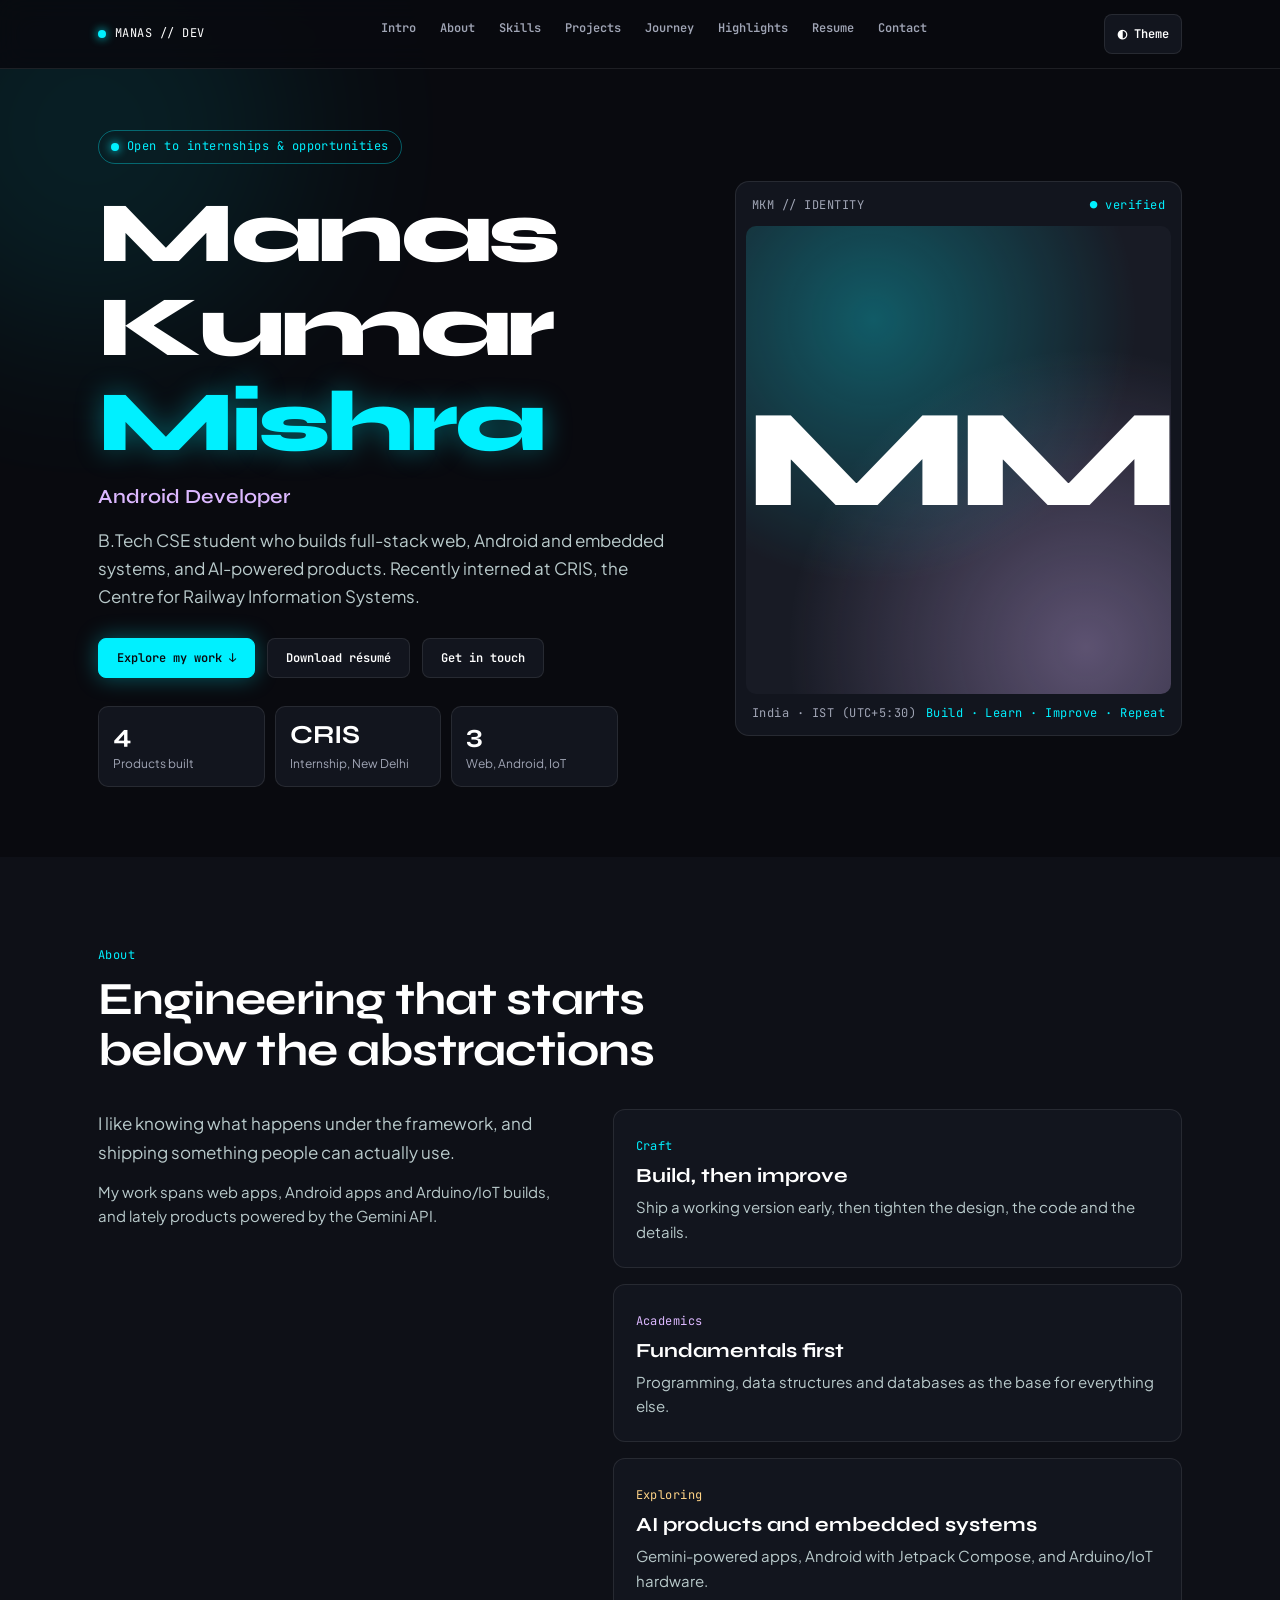
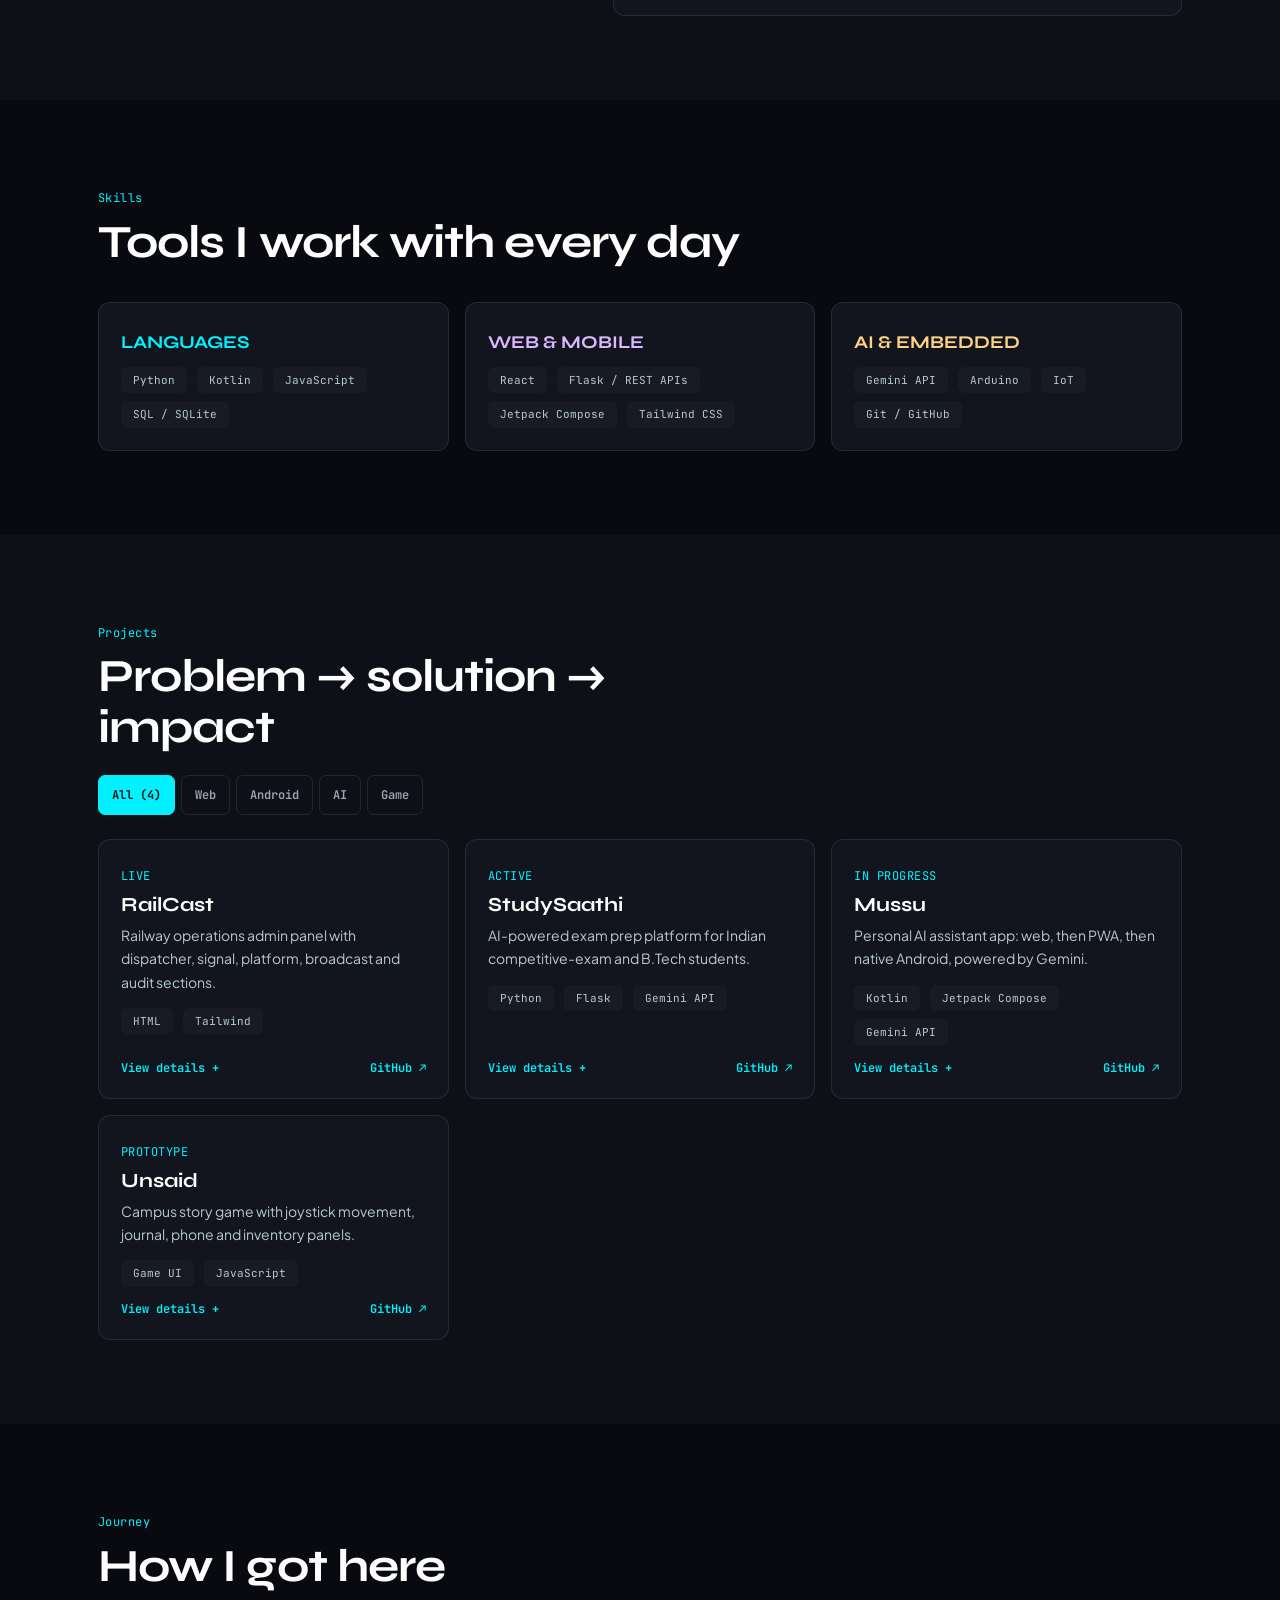
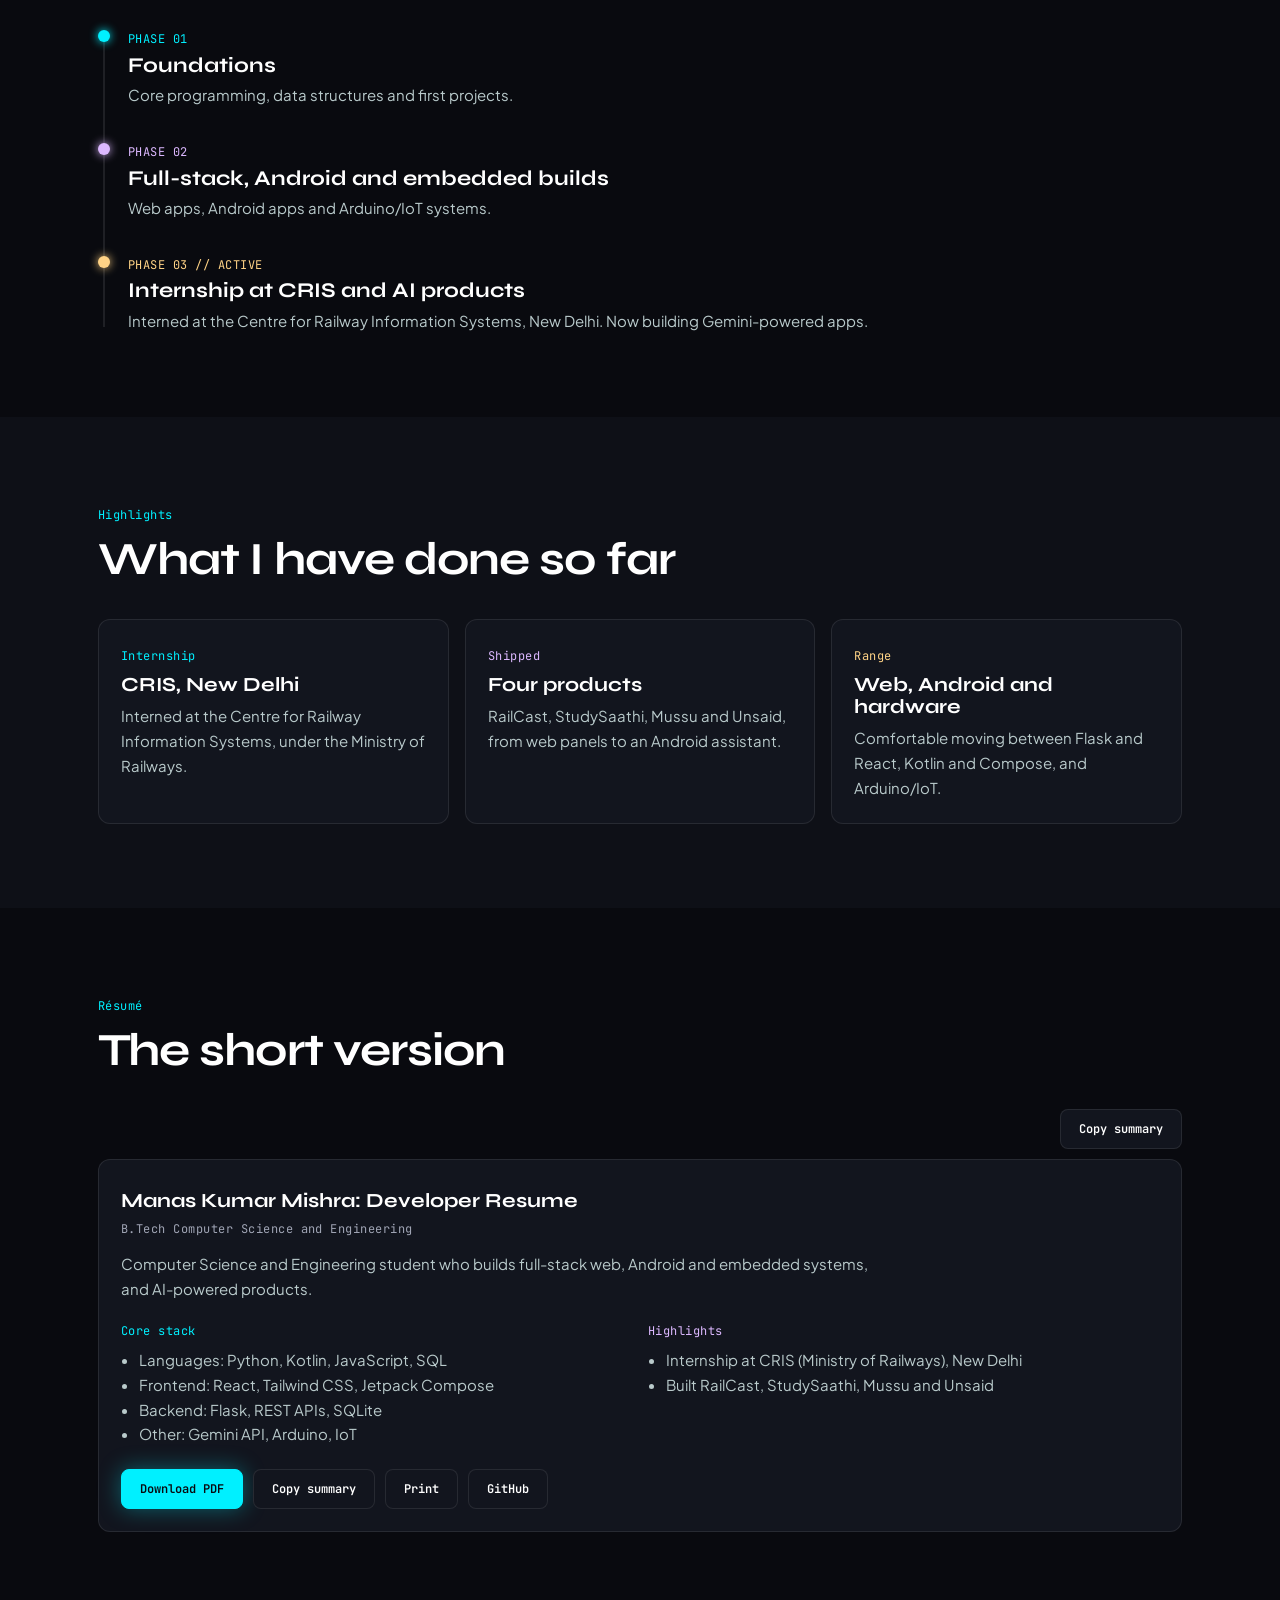
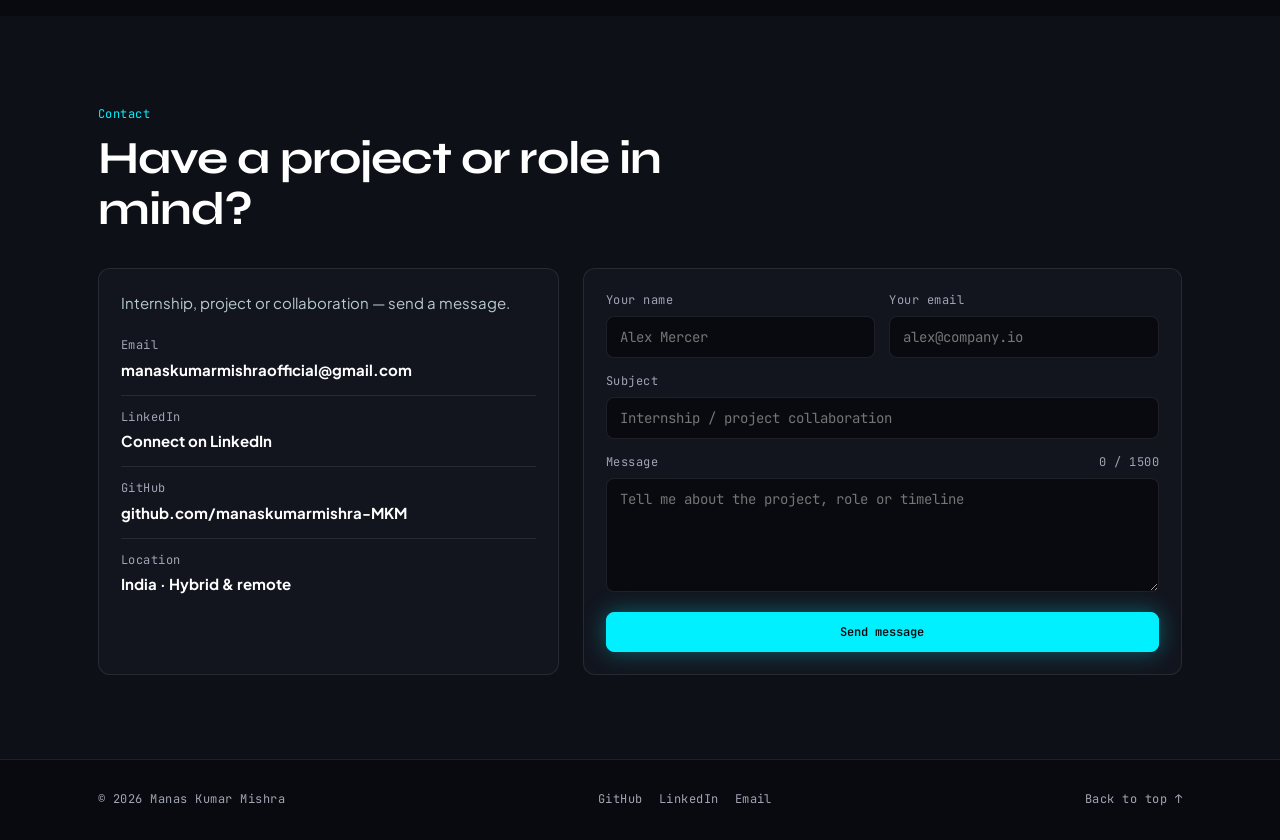
<file: portfolio.html>
<!DOCTYPE html>
<html lang="en" data-theme="dark" style="-webkit-text-size-adjust:100%">
<head>
<meta charset="utf-8">
<meta name="viewport" content="width=device-width, initial-scale=1, viewport-fit=cover">
<meta name="description" content="Manas Kumar Mishra — B.Tech CSE student building web, Android, embedded and AI-powered products."><meta name="theme-color" content="#090A0F"><meta property="og:title" content="Manas Kumar Mishra — Android, AI/ML & Full-Stack"><meta property="og:description" content="Projects, journey and contact."><meta property="og:type" content="website"><link rel="icon" href="data:image/svg+xml,%3Csvg xmlns=%27http://www.w3.org/2000/svg%27 viewBox=%270 0 100 100%27%3E%3Ctext y=%27.9em%27 font-size=%2790%27%3E⚡%3C/text%3E%3C/svg%3E"><title>Manas Kumar Mishra — Developer & Builder</title>
<link rel="preconnect" href="https://fonts.googleapis.com"><link rel="preconnect" href="https://fonts.gstatic.com" crossorigin>
<link href="https://fonts.googleapis.com/css2?family=JetBrains+Mono:wght@400;600&family=Plus+Jakarta+Sans:wght@400;500;600&family=Syne:wght@600;700;800&display=swap" rel="stylesheet">
<link rel="stylesheet" href="css/portfolio.css">
</head>
<body>
<header><div class="wrap bar">
 <a class="brand mono" href="#hero"><span class="dot"></span>MANAS // DEV</a>
 <nav id="nav"><a href="index.html">Intro</a><a href="#about">About</a><a href="#skills">Skills</a><a href="#projects">Projects</a><a href="#journey">Journey</a><a href="#achievements">Highlights</a><a href="#resume">Resume</a><a href="#contact">Contact</a></nav>
 <div class="bar-r"><button class="btn sm" id="theme" aria-label="Toggle light or dark theme">◐ Theme</button><button class="btn sm" id="menu" aria-label="Open menu" aria-expanded="false" aria-controls="nav">☰</button></div>
</div></header>

<main>
<section id="hero"><div class="wrap hero-g">
 <div>
  <span class="pill mono"><span class="dot"></span>Open to internships &amp; opportunities</span>
  <h1>Manas Kumar <span>Mishra</span></h1>
  <div class="roles" id="roles">Android Developer</div>
  <p class="lead" id="lead"></p>
  <div class="ctas"><a class="btn pri" href="#projects">Explore my work ↓</a><a class="btn" href="#resume">Download résumé</a><a class="btn" href="#contact">Get in touch</a></div>
  <div class="stats" id="stats"></div>
 </div>
 <div class="id-card">
  <div class="id-top mono"><span>MKM // IDENTITY</span><span class="eyebrow">● verified</span></div>
  <div class="avatar" role="img" aria-label="Initials MM">MM</div>
  <div class="id-foot mono"><span>India · IST (UTC+5:30)</span><span class="eyebrow">Build · Learn · Improve · Repeat</span></div>
 </div>
</div></section>

<section id="about" class="alt"><div class="wrap"><span class="mono eyebrow">About</span><h2>Engineering that starts below the abstractions</h2><div class="about-g" id="aboutG"></div></div></section>

<section id="skills"><div class="wrap">
 <span class="mono eyebrow">Skills</span>
 <h2>Tools I work with every day</h2>
 <div class="grid g3" id="skillGrid"></div>
</div></section>

<section id="projects" class="alt"><div class="wrap">
 <span class="mono eyebrow">Projects</span>
 <h2>Problem → solution → impact</h2>
 <div class="filters" id="filters"></div>
 <div class="grid g3" id="projGrid"></div>
</div></section>

<section id="journey"><div class="wrap"><span class="mono eyebrow">Journey</span><h2>How I got here</h2><div class="tl" id="tl"></div></div></section>

<section id="achievements" class="alt"><div class="wrap"><span class="mono eyebrow">Highlights</span><h2>What I have done so far</h2><div class="grid g3" id="ach"></div></div></section>

<section id="resume"><div class="wrap"><span class="mono eyebrow">Résumé</span><h2>The short version</h2><div style="display:flex;justify-content:flex-end;margin-bottom:10px"><button id="cp" class="btn">Copy summary</button></div><div class="card" id="resumeCard"></div></div></section>

<section id="contact" class="alt"><div class="wrap">
 <span class="mono eyebrow">Contact</span>
 <h2>Have a project or role in mind?</h2>
 <div class="c-g">
  <div class="card">
   <p style="margin-bottom:8px">Internship, project or collaboration — send a message.</p>
   <a id="emailLink" class="chan" href="#"><span class="mono">Email</span><b id="emailText" style="color:var(--text)"></b></a>
   <a id="linkedinLink" class="chan" href="#" target="_blank" rel="noopener noreferrer"><span class="mono">LinkedIn</span><b id="linkedinText" style="color:var(--text)"></b></a>
   <a id="githubLink" class="chan" href="#" target="_blank" rel="noopener noreferrer"><span class="mono">GitHub</span><b id="githubText" style="color:var(--text)"></b></a>
   <div class="chan"><span class="mono">Location</span><b id="locationText" style="color:var(--text)"></b></div>
  </div>
  <div class="card">
   <form id="cf" action="https://formspree.io/f/xbjvedwq" method="POST" novalidate>
    <input type="text" name="_gotcha" tabindex="-1" autocomplete="off" aria-hidden="true" style="display:none">
    <input type="hidden" name="_subject" value="[Portfolio] New inquiry">
    <div class="two">
     <div><label for="n"><span class="mono">Your name</span><span class="mono" id="ns"></span></label><input id="n" name="name" maxlength="100" autocomplete="name" placeholder="Alex Mercer" required></div>
     <div><label for="e"><span class="mono">Your email</span><span class="mono" id="es"></span></label><input id="e" name="email" type="email" maxlength="254" autocomplete="email" placeholder="alex@company.io" required></div>
    </div>
    <div><label for="s"><span class="mono">Subject</span></label><input id="s" name="subject" maxlength="150" placeholder="Internship / project collaboration" required></div>
    <div><label for="m"><span class="mono">Message</span><span class="mono" id="cc">0 / 1500</span></label><textarea id="m" name="message" rows="5" maxlength="1500" placeholder="Tell me about the project, role or timeline" required></textarea></div>
    <button class="btn pri" id="send" type="submit" style="justify-content:center">Send message</button>
   </form>
   <div class="msg good" id="okm"><b style="color:var(--cy)">Message sent.</b><p>Thanks — I reply within 24 business hours. <span class="mono" id="ts"></span></p><button class="btn sm" id="again" style="margin-top:10px">Send another</button></div>
   <div class="msg fail" id="errm"><b style="color:var(--err)">Couldn't send the message.</b><p>Check your connection and retry, or email me directly.</p><div style="display:flex;gap:8px;margin-top:10px;flex-wrap:wrap"><a class="btn sm" id="mt" href="#">Open email app</a><button class="btn sm" id="retry">Retry</button></div></div>
  </div>
 </div>
</div></section>
</main>

<footer><div class="wrap mono"><span>© <span id="yr"></span> Manas Kumar Mishra</span><span style="display:flex;gap:16px"><a id="footerGitHub" href="#" target="_blank" rel="noopener noreferrer">GitHub</a><a id="footerLinkedIn" href="#" target="_blank" rel="noopener noreferrer">LinkedIn</a><a id="footerEmail" href="#">Email</a></span><a href="#hero">Back to top ↑</a></div></footer>

<div class="modal" id="modal" role="dialog" aria-modal="true" aria-labelledby="mt1"><div class="sheet">
 <button class="btn sm x" id="mx" aria-label="Close">✕ Close</button>
 <span class="mono eyebrow" id="mm"></span><h3 id="mt1"></h3>
 <h4>Problem</h4><p id="mp"></p><h4>Solution</h4><p id="ms"></p><h4>What it does</h4><p id="mr" style="color:var(--text)"></p><div class="tags" id="mg"></div>
</div></div>
<div id="toasts" aria-live="polite"></div>

<script src="js/data.js"></script><script src="js/portfolio.js" defer></script>
</body>
</html>
</file>
<file: css/portfolio.css>
/* ============================================================
   Theme and base styles
   ============================================================ */
:root {
  --bg: #090a0f;
  --panel: #12151e;
  --panel2: #181b25;
  --line: rgba(255, 255, 255, 0.09);
  --text: #fff;
  --mute: #a0a5b5;
  --body: #b9cacb;
  --cy: #00f0ff;
  --vi: #dcb8ff;
  --go: #ffd386;
  --err: #ffb4ab;
  --ink: #090a0f;
  --glow: rgba(0, 240, 255, 0.35);
  box-sizing: border-box;
  padding-top: env(safe-area-inset-top, 0px);
  padding-bottom: env(safe-area-inset-bottom, 0px);
}

@media (prefers-color-scheme: light) {
  :root:not([data-theme="dark"]) {
    --bg: #f4f6fb;
    --panel: #fff;
    --panel2: #eef1f8;
    --line: rgba(0, 0, 0, 0.1);
    --text: #0d1220;
    --mute: #566074;
    --body: #3a4458;
    --cy: #006970;
    --vi: #6a2fb0;
    --go: #8a5a00;
    --err: #b3261e;
    --ink: #fff;
    --glow: rgba(0, 105, 112, 0.25);
  }
}

:root[data-theme="light"] {
  --bg: #f4f6fb;
  --panel: #fff;
  --panel2: #eef1f8;
  --line: rgba(0, 0, 0, 0.1);
  --text: #0d1220;
  --mute: #566074;
  --body: #3a4458;
  --cy: #006970;
  --vi: #6a2fb0;
  --go: #8a5a00;
  --err: #b3261e;
  --ink: #fff;
  --glow: rgba(0, 105, 112, 0.25);
}

* {
  box-sizing: border-box;
  margin: 0;
}

html {
  scroll-behavior: smooth;
  scroll-padding-top: calc(76px + env(safe-area-inset-top, 0px));
}

body {
  background: var(--bg);
  color: var(--body);
  font: 400 15px/1.65 "Plus Jakarta Sans", system-ui, sans-serif;
  overflow-x: hidden;
}

h1,
h2,
h3 {
  font-family: Syne, system-ui, sans-serif;
  color: var(--text);
  line-height: 1.1;
}

.mono {
  font-family: "JetBrains Mono", ui-monospace, monospace;
  font-size: 12px;
  letter-spacing: 0.04em;
}

a {
  color: inherit;
  text-decoration: none;
}

:focus-visible {
  outline: 2px solid var(--cy);
  outline-offset: 2px;
}

.wrap {
  max-width: 1180px;
  margin: 0 auto;
  padding: 0 clamp(18px, 4vw, 48px);
}

section {
  padding: 84px 0;
}

section.alt {
  background: color-mix(in srgb, var(--panel) 55%, var(--bg));
}

.eyebrow {
  color: var(--cy);
}

h2 {
  font-size: clamp(28px, 4.4vw, 46px);
  letter-spacing: -0.02em;
  margin: 8px 0 34px;
  max-width: 20ch;
}

/* ============================================================
   Header + navigation
   ============================================================ */
header {
  position: fixed;
  top: 0;
  left: 0;
  right: 0;
  z-index: 50;
  padding-top: env(safe-area-inset-top, 0px);
  background: color-mix(in srgb, var(--bg) 88%, transparent);
  backdrop-filter: blur(14px);
  border-bottom: 1px solid var(--line);
}

.bar {
  height: 68px;
  display: flex;
  align-items: center;
  justify-content: space-between;
  gap: 16px;
}

.brand {
  display: flex;
  align-items: center;
  gap: 9px;
  color: var(--text);
}

.dot {
  width: 8px;
  height: 8px;
  border-radius: 50%;
  background: var(--cy);
  box-shadow: 0 0 10px var(--cy);
  animation: p 2s infinite;
}

@keyframes p {
  50% {
    opacity: 0.35;
  }
}

nav {
  display: flex;
  gap: 2px;
}

nav a {
  padding: 6px 11px;
  border-radius: 6px;
  color: var(--mute);
  font: 600 12px "JetBrains Mono", monospace;
  transition: 0.2s;
}

nav a:hover,
nav a.on {
  color: var(--cy);
  background: var(--panel2);
}

.bar-r {
  display: flex;
  gap: 8px;
  align-items: center;
}

.btn {
  display: inline-flex;
  align-items: center;
  gap: 8px;
  padding: 11px 18px;
  border-radius: 8px;
  border: 1px solid var(--line);
  background: var(--panel);
  color: var(--text);
  font: 600 12px "JetBrains Mono", monospace;
  cursor: pointer;
  transition: transform 0.18s, box-shadow 0.2s, border-color 0.2s;
}

.btn:hover {
  transform: translateY(-2px);
  border-color: var(--cy);
}

.btn.pri {
  background: var(--cy);
  color: var(--ink);
  border-color: var(--cy);
  box-shadow: 0 0 22px var(--glow);
}

.btn.sm {
  padding: 7px 12px;
}

#menu {
  display: none;
}

@media (max-width: 980px) {
  nav {
    display: none;
  }

  #menu {
    display: inline-flex;
  }

  nav.open {
    display: flex;
    position: absolute;
    top: 100%;
    left: 0;
    right: 0;
    flex-direction: column;
    background: var(--bg);
    padding: 10px 18px;
    border-bottom: 1px solid var(--line);
  }
}

/* ============================================================
   Hero section
   ============================================================ */
#hero {
  padding: 130px 0 70px;
  position: relative;
  overflow: hidden;
}

#hero:before {
  content: "";
  position: absolute;
  width: 420px;
  height: 420px;
  left: -120px;
  top: -80px;
  background: var(--cy);
  opacity: 0.09;
  filter: blur(90px);
  border-radius: 50%;
}

.hero-g {
  display: grid;
  grid-template-columns: 1.35fr 1fr;
  gap: 48px;
  align-items: center;
  position: relative;
}

@media (max-width: 900px) {
  .hero-g {
    grid-template-columns: 1fr;
  }
}

.pill {
  display: inline-flex;
  gap: 8px;
  align-items: center;
  padding: 6px 12px;
  border: 1px solid color-mix(in srgb, var(--cy) 35%, transparent);
  border-radius: 999px;
  color: var(--cy);
}

h1 {
  font-size: clamp(44px, 8vw, 86px);
  font-weight: 800;
  letter-spacing: -0.04em;
  margin: 22px 0 14px;
}

h1 span {
  color: var(--cy);
  text-shadow: 0 0 28px var(--glow);
}

.roles {
  font: 600 clamp(16px, 2vw, 20px) Syne, sans-serif;
  color: var(--vi);
  margin-bottom: 14px;
  min-height: 28px;
}

.lead {
  max-width: 56ch;
  font-size: 17px;
}

.ctas {
  display: flex;
  flex-wrap: wrap;
  gap: 12px;
  margin: 28px 0;
}

.stats {
  display: grid;
  grid-template-columns: repeat(3, 1fr);
  gap: 10px;
  max-width: 520px;
}

.stat {
  background: var(--panel);
  border: 1px solid var(--line);
  border-radius: 10px;
  padding: 12px 14px;
}

.stat b {
  display: block;
  font: 700 26px Syne, sans-serif;
  color: var(--text);
}

.stat small {
  color: var(--mute);
  font-size: 12px;
}

.id-card {
  background: var(--panel);
  border: 1px solid var(--line);
  border-radius: 14px;
  padding: 10px;
  transition: 0.3s;
}

.id-card:hover {
  border-color: var(--cy);
  box-shadow: 0 0 30px var(--glow);
}

.id-top {
  display: flex;
  justify-content: space-between;
  color: var(--mute);
  padding: 4px 6px 10px;
}

.avatar {
  aspect-ratio: 4 / 4.4;
  border-radius: 10px;
  background: radial-gradient(circle at 30% 20%, color-mix(in srgb, var(--cy) 30%, transparent), transparent 55%), radial-gradient(circle at 80% 90%, color-mix(in srgb, var(--vi) 35%, transparent), transparent 55%), var(--panel2);
  display: grid;
  place-items: center;
  font: 800 clamp(80px, 12vw, 140px) Syne, sans-serif;
  color: var(--text);
  letter-spacing: -0.06em;
}

.id-foot {
  display: flex;
  justify-content: space-between;
  flex-wrap: wrap;
  gap: 6px;
  padding: 10px 6px 2px;
  color: var(--mute);
}

/* ============================================================
   General cards and grids
   ============================================================ */
.grid {
  display: grid;
  gap: 16px;
}

.g3 {
  grid-template-columns: repeat(auto-fit, minmax(280px, 1fr));
}

.card {
  background: var(--panel);
  border: 1px solid var(--line);
  border-radius: 12px;
  padding: 22px;
  transition: border-color 0.25s, box-shadow 0.25s;
}

.card:hover {
  border-color: color-mix(in srgb, var(--cy) 50%, transparent);
  box-shadow: 0 0 24px color-mix(in srgb, var(--cy) 15%, transparent);
}

.card h3 {
  font-size: 20px;
  margin: 8px 0;
}

.about-g {
  display: grid;
  grid-template-columns: 1fr 1.2fr;
  gap: 40px;
}

@media (max-width: 900px) {
  .about-g {
    grid-template-columns: 1fr;
  }
}

.about-g p + p {
  margin-top: 14px;
}

.tags {
  display: flex;
  flex-wrap: wrap;
  align-items: center;
  gap: 10px;
  row-gap: 8px;
  margin-top: 14px;
}

.tag {
  padding: 5px 12px;
  border-radius: 6px;
  background: var(--panel2);
  color: var(--body);
  font: 400 11px/1.5 "JetBrains Mono", monospace;
}

/* ============================================================
   Projects + filters
   ============================================================ */
.filters {
  display: flex;
  flex-wrap: wrap;
  gap: 6px;
  margin: -12px 0 24px;
}

.filters button {
  padding: 7px 13px;
  border-radius: 7px;
  border: 1px solid var(--line);
  background: transparent;
  color: var(--mute);
  font: 600 12px "JetBrains Mono", monospace;
  cursor: pointer;
}

.filters button.on {
  background: var(--cy);
  color: var(--ink);
  border-color: var(--cy);
}

.proj {
  display: flex;
  flex-direction: column;
  justify-content: space-between;
  gap: 14px;
}

.proj p {
  font-size: 14px;
}

.proj .foot {
  display: flex;
  justify-content: space-between;
  align-items: center;
  gap: 10px;
}

.link {
  background: none;
  border: 0;
  color: var(--cy);
  font: 600 12px "JetBrains Mono", monospace;
  cursor: pointer;
  padding: 0;
}

.link:hover {
  text-decoration: underline;
}

/* ============================================================
   Journey timeline
   ============================================================ */
.tl {
  position: relative;
  padding-left: 30px;
  display: grid;
  gap: 30px;
}

.tl:before {
  content: "";
  position: absolute;
  left: 5px;
  top: 6px;
  bottom: 6px;
  width: 2px;
  background: var(--line);
}

.tl > div {
  position: relative;
}

.tl > div:before {
  content: "";
  position: absolute;
  left: -30px;
  top: 5px;
  width: 12px;
  height: 12px;
  border-radius: 50%;
  background: var(--c, var(--cy));
  box-shadow: 0 0 10px var(--c, var(--cy));
}

.tl h3 {
  font-size: 21px;
  margin: 4px 0 6px;
}

.tl p {
  max-width: 68ch;
}

/* ============================================================
   Contact + form
   ============================================================ */
.c-g {
  display: grid;
  grid-template-columns: 1fr 1.3fr;
  gap: 24px;
}

@media (max-width: 900px) {
  .c-g {
    grid-template-columns: 1fr;
  }
}

.chan {
  display: flex;
  flex-direction: column;
  gap: 2px;
  padding: 12px 0;
  border-bottom: 1px solid var(--line);
}

.chan:last-child {
  border: 0;
}

.chan span {
  color: var(--mute);
}

form {
  display: grid;
  gap: 14px;
}

.two {
  display: grid;
  grid-template-columns: 1fr 1fr;
  gap: 14px;
}

@media (max-width: 560px) {
  .two {
    grid-template-columns: 1fr;
  }

  .stats {
    grid-template-columns: 1fr;
  }
}

label {
  display: flex;
  justify-content: space-between;
  color: var(--mute);
  margin-bottom: 5px;
}

input,
textarea {
  width: 100%;
  padding: 11px 13px;
  border-radius: 8px;
  border: 1px solid var(--line);
  background: var(--bg);
  color: var(--text);
  font: 400 14px "JetBrains Mono", monospace;
}

input:focus,
textarea:focus {
  outline: none;
  border-color: var(--cy);
  box-shadow: 0 0 0 1px var(--cy);
}

.bad {
  border-color: var(--err) !important;
}

.ok {
  color: var(--cy);
}

.msg {
  display: none;
  padding: 16px;
  border-radius: 10px;
  border: 1px solid var(--line);
}

.msg.show {
  display: block;
}

.msg.good {
  border-color: var(--cy);
}

.msg.fail {
  border-color: var(--err);
}

/* ============================================================
   Footer + modal + toast
   ============================================================ */
footer {
  border-top: 1px solid var(--line);
  padding: 30px 0 calc(30px + env(safe-area-inset-bottom, 0px));
  color: var(--mute);
}

footer .wrap {
  display: flex;
  flex-wrap: wrap;
  gap: 16px;
  justify-content: space-between;
  align-items: center;
}

footer a:hover {
  color: var(--cy);
}

.modal {
  position: fixed;
  inset: 0;
  z-index: 80;
  display: none;
  align-items: center;
  justify-content: center;
  padding: 18px;
  background: rgba(5, 6, 10, 0.85);
  backdrop-filter: blur(8px);
}

.modal.open {
  display: flex;
}

.sheet {
  max-width: 640px;
  width: 100%;
  max-height: 88vh;
  overflow: auto;
  background: var(--panel);
  border: 1px solid color-mix(in srgb, var(--cy) 40%, transparent);
  border-radius: 14px;
  padding: 26px;
  animation: up 0.25s ease;
}

@keyframes up {
  from {
    opacity: 0;
    transform: translateY(14px);
  }
}

.sheet h3 {
  font-size: 26px;
  margin: 6px 0 16px;
}

.sheet h4 {
  font: 600 12px "JetBrains Mono", monospace;
  color: var(--vi);
  margin: 16px 0 4px;
}

.x {
  float: right;
}

#toasts {
  position: fixed;
  right: 18px;
  bottom: calc(18px + env(safe-area-inset-bottom, 0px));
  z-index: 90;
  display: grid;
  gap: 8px;
}

.toast {
  padding: 11px 16px;
  border-radius: 10px;
  background: var(--panel);
  border: 1px solid var(--cy);
  color: var(--text);
  font: 12px "JetBrains Mono", monospace;
  animation: up 0.25s;
}

.rv {
  opacity: 0;
  transform: translateY(18px);
  transition: opacity 0.6s, transform 0.6s;
}

.rv.in {
  opacity: 1;
  transform: none;
}

@media (prefers-reduced-motion: reduce) {
  * {
    animation: none !important;
    transition: none !important;
    scroll-behavior: auto !important;
  }

  .rv {
    opacity: 1;
    transform: none;
  }
}

/* ============================================================
   Mobile + touch improvements
   ============================================================ */
button,
a.btn,
.link,
nav a {
  -webkit-tap-highlight-color: transparent;
  touch-action: manipulation;
}

.btn,
.filters button,
nav a {
  min-height: 40px;
}

@media (max-width: 980px) {
  nav.open {
    position: fixed;
    top: calc(68px + env(safe-area-inset-top, 0px));
    bottom: 0;
    left: 0;
    right: 0;
    overflow: auto;
    padding: 8px 18px calc(24px + env(safe-area-inset-bottom, 0px));
    gap: 0;
  }

  nav.open a {
    padding: 17px 6px;
    font-size: 15px;
    border-bottom: 1px solid var(--line);
    border-radius: 0;
    min-height: 52px;
    display: flex;
    align-items: center;
  }
}

@media (max-width: 700px) {
  body {
    font-size: 16px;
  }

  section {
    padding: 56px 0;
  }

  #hero {
    padding: 92px 0 40px;
  }

  .bar {
    height: 60px;
  }

  html {
    scroll-padding-top: calc(64px + env(safe-area-inset-top, 0px));
  }

  nav.open {
    top: calc(60px + env(safe-area-inset-top, 0px));
  }

  h1 {
    letter-spacing: -0.03em;
    margin: 18px 0 10px;
  }

  h2 {
    max-width: none;
    margin-bottom: 24px;
  }

  .lead {
    font-size: 16px;
  }

  .ctas {
    gap: 10px;
    margin: 22px 0;
  }

  .ctas .btn {
    flex: 1 1 100%;
    justify-content: center;
    min-height: 50px;
    font-size: 13px;
  }

  .stats {
    grid-template-columns: repeat(3, 1fr);
    gap: 8px;
  }

  .stat {
    padding: 10px;
  }

  .stat b {
    font-size: 19px;
  }

  .stat small {
    font-size: 11px;
    line-height: 1.3;
    display: block;
  }

  .avatar {
    aspect-ratio: 16 / 9;
    font-size: 84px;
  }

  .id-foot {
    flex-direction: column;
  }

  .card {
    padding: 18px;
  }

  .g3 {
    grid-template-columns: 1fr;
  }

  .filters {
    flex-wrap: nowrap;
    overflow-x: auto;
    margin: -8px -18px 20px;
    padding: 0 18px 4px;
    scrollbar-width: none;
    -webkit-overflow-scrolling: touch;
  }

  .filters::-webkit-scrollbar {
    display: none;
  }

  .filters button {
    white-space: nowrap;
    flex: 0 0 auto;
    min-height: 42px;
  }

  .proj .foot {
    padding-top: 6px;
  }

  .link {
    min-height: 44px;
    display: inline-flex;
    align-items: center;
  }

  .tl {
    padding-left: 26px;
    gap: 24px;
  }

  .modal {
    align-items: flex-end;
    padding: 0;
  }

  .sheet {
    border-radius: 20px 20px 0 0;
    max-height: 92dvh;
    padding: 26px 18px calc(24px + env(safe-area-inset-bottom, 0px));
    animation: sheet 0.3s ease;
  }

  .sheet:before {
    content: "";
    display: block;
    width: 44px;
    height: 4px;
    border-radius: 4px;
    background: var(--line);
    margin: -12px auto 14px;
  }

  .x {
    min-height: 44px;
  }

  input,
  textarea {
    font-size: 16px;
    padding: 13px;
  }

  #send {
    min-height: 52px;
    font-size: 13px;
  }

  .brand {
    font-size: 11px;
  }

  #toasts {
    left: 14px;
    right: 14px;
    bottom: calc(14px + env(safe-area-inset-bottom, 0px));
  }

  footer .wrap {
    flex-direction: column;
    text-align: center;
    gap: 14px;
  }

  footer a {
    padding: 6px;
  }
}

@keyframes sheet {
  from {
    transform: translateY(40px);
    opacity: 0;
  }
}

@media (max-width: 360px) {
  .stats {
    grid-template-columns: 1fr;
  }

  .stat {
    display: flex;
    align-items: center;
    gap: 10px;
  }
}

@media (hover: none) {
  .btn:hover {
    transform: none;
  }

  .card:hover {
    box-shadow: none;
    border-color: var(--line);
  }
}

@media print {
  header,
  #toasts,
  .modal {
    display: none;
  }

  section {
    padding: 24px 0;
  }
}
</file>
